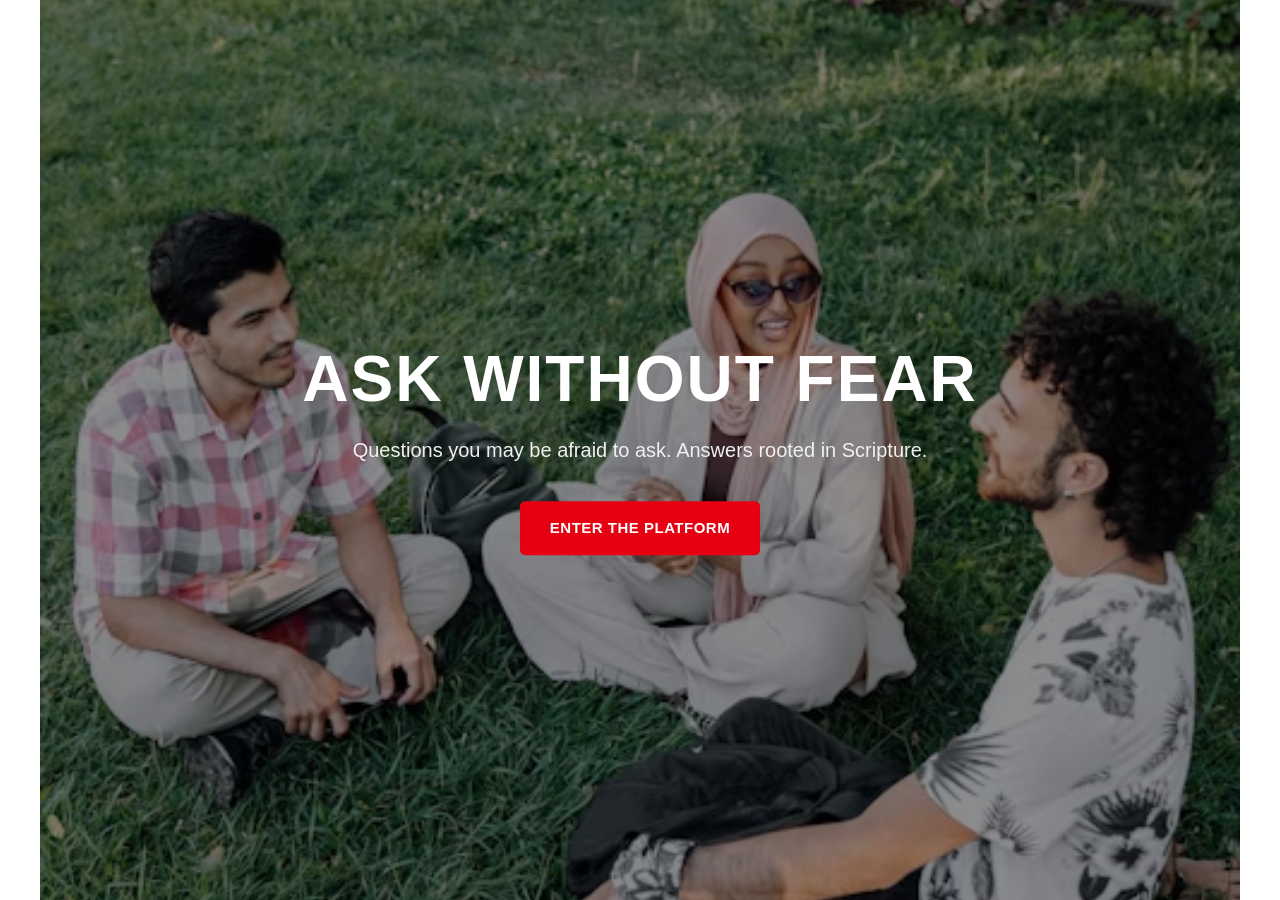
<file: index.html>
<!DOCTYPE html>
<html lang="en">
<head>
    <meta charset="UTF-8">

    <meta name="viewport" content="width=device-width, initial-scale=1.0">

    <title>Ask Without Fear</title>

    <link rel="stylesheet" href="css/style.css">
</head>

<body>

    <main class="welcome-screen">

        <!-- Image slideshow -->
       <div class="welcome-images">

    <img class="active" src="images/youth-1.jpg" alt="Young people talking together">

    <img src="images/youth-2.jpg" alt="Young people studying together">

    <img src="images/youth-3.jpg" alt="Young people smiling together">

</div>

        <!-- Dark layer over the images -->
        <div class="welcome-overlay"></div>


        <!-- Welcome content -->
        <div class="welcome-content">

            <h1>ASK WITHOUT FEAR</h1>

            <p>
                Questions you may be afraid to ask.
                Answers rooted in Scripture.
            </p>

            <a href="home.html" class="welcome-button">
                ENTER THE PLATFORM
            </a>

        </div>

    </main>

    <script src="js/script.js"></script>
    
</body>
</html>
</file>
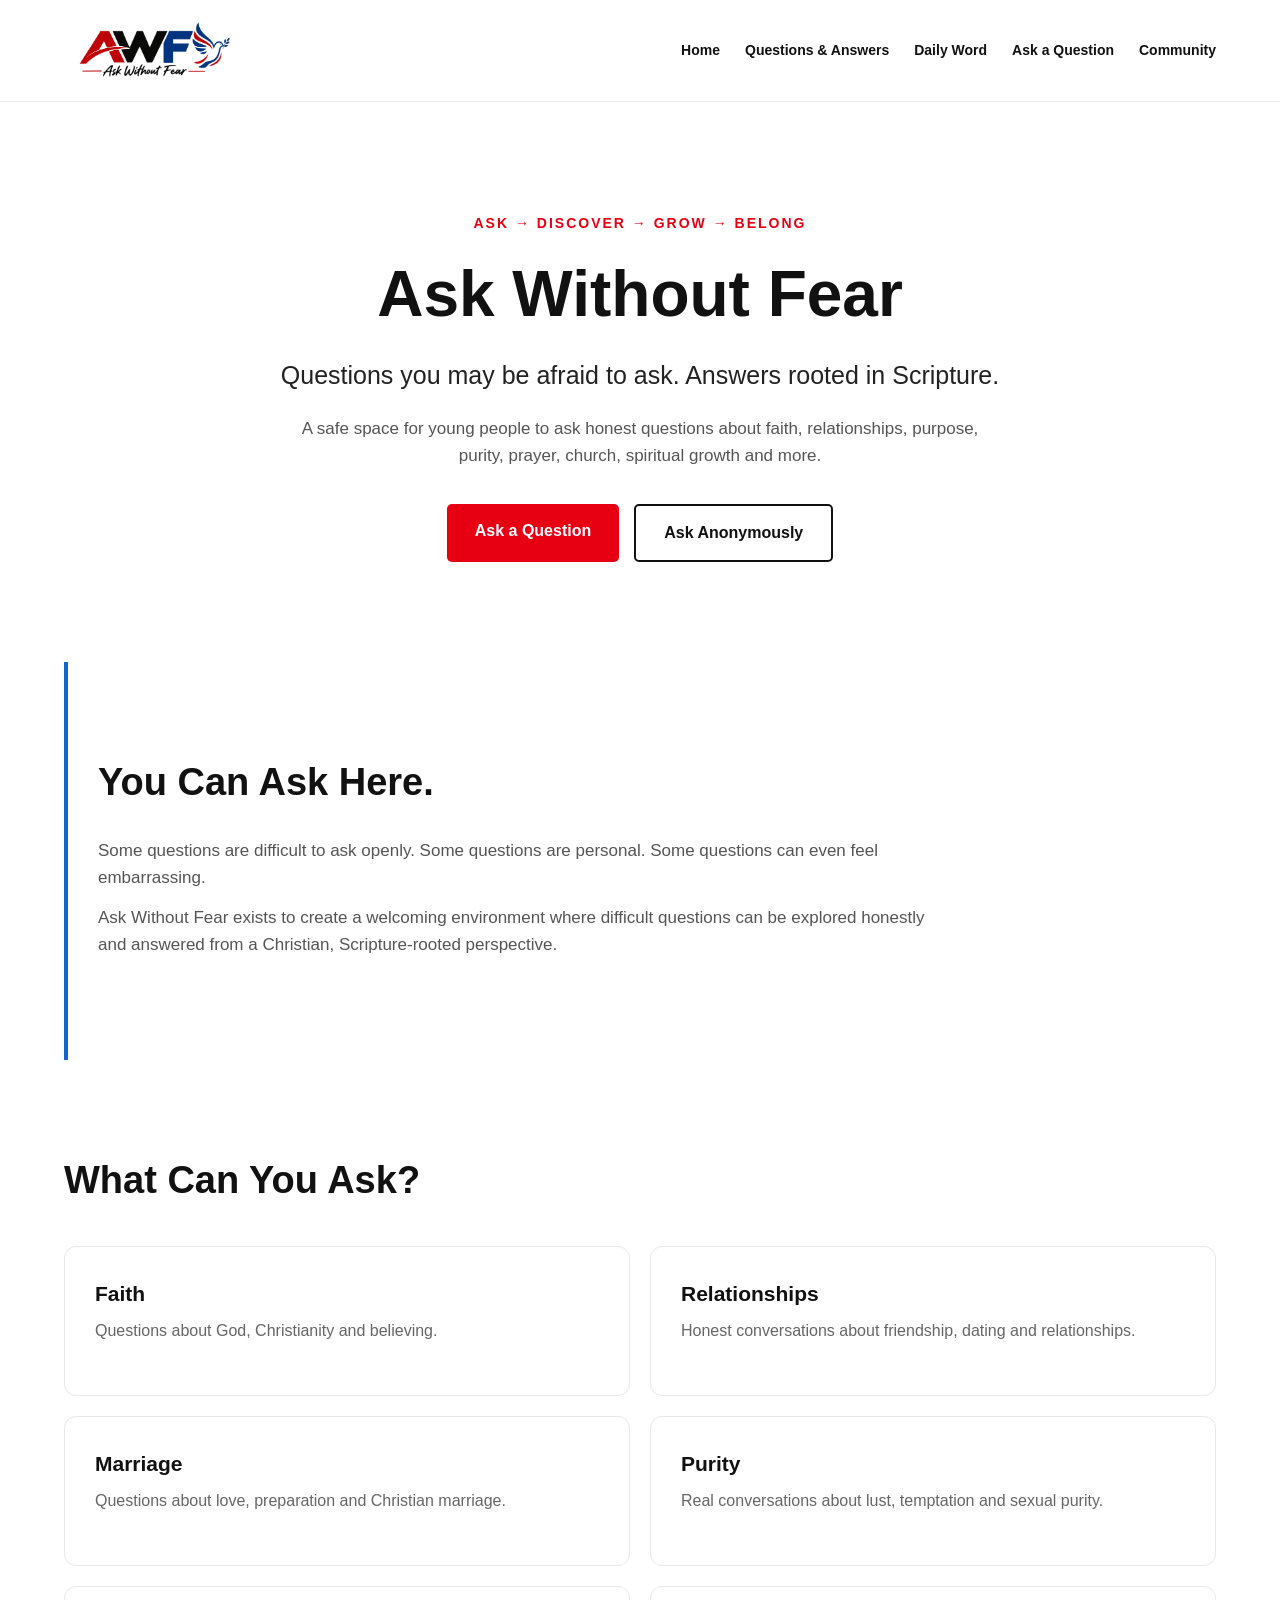
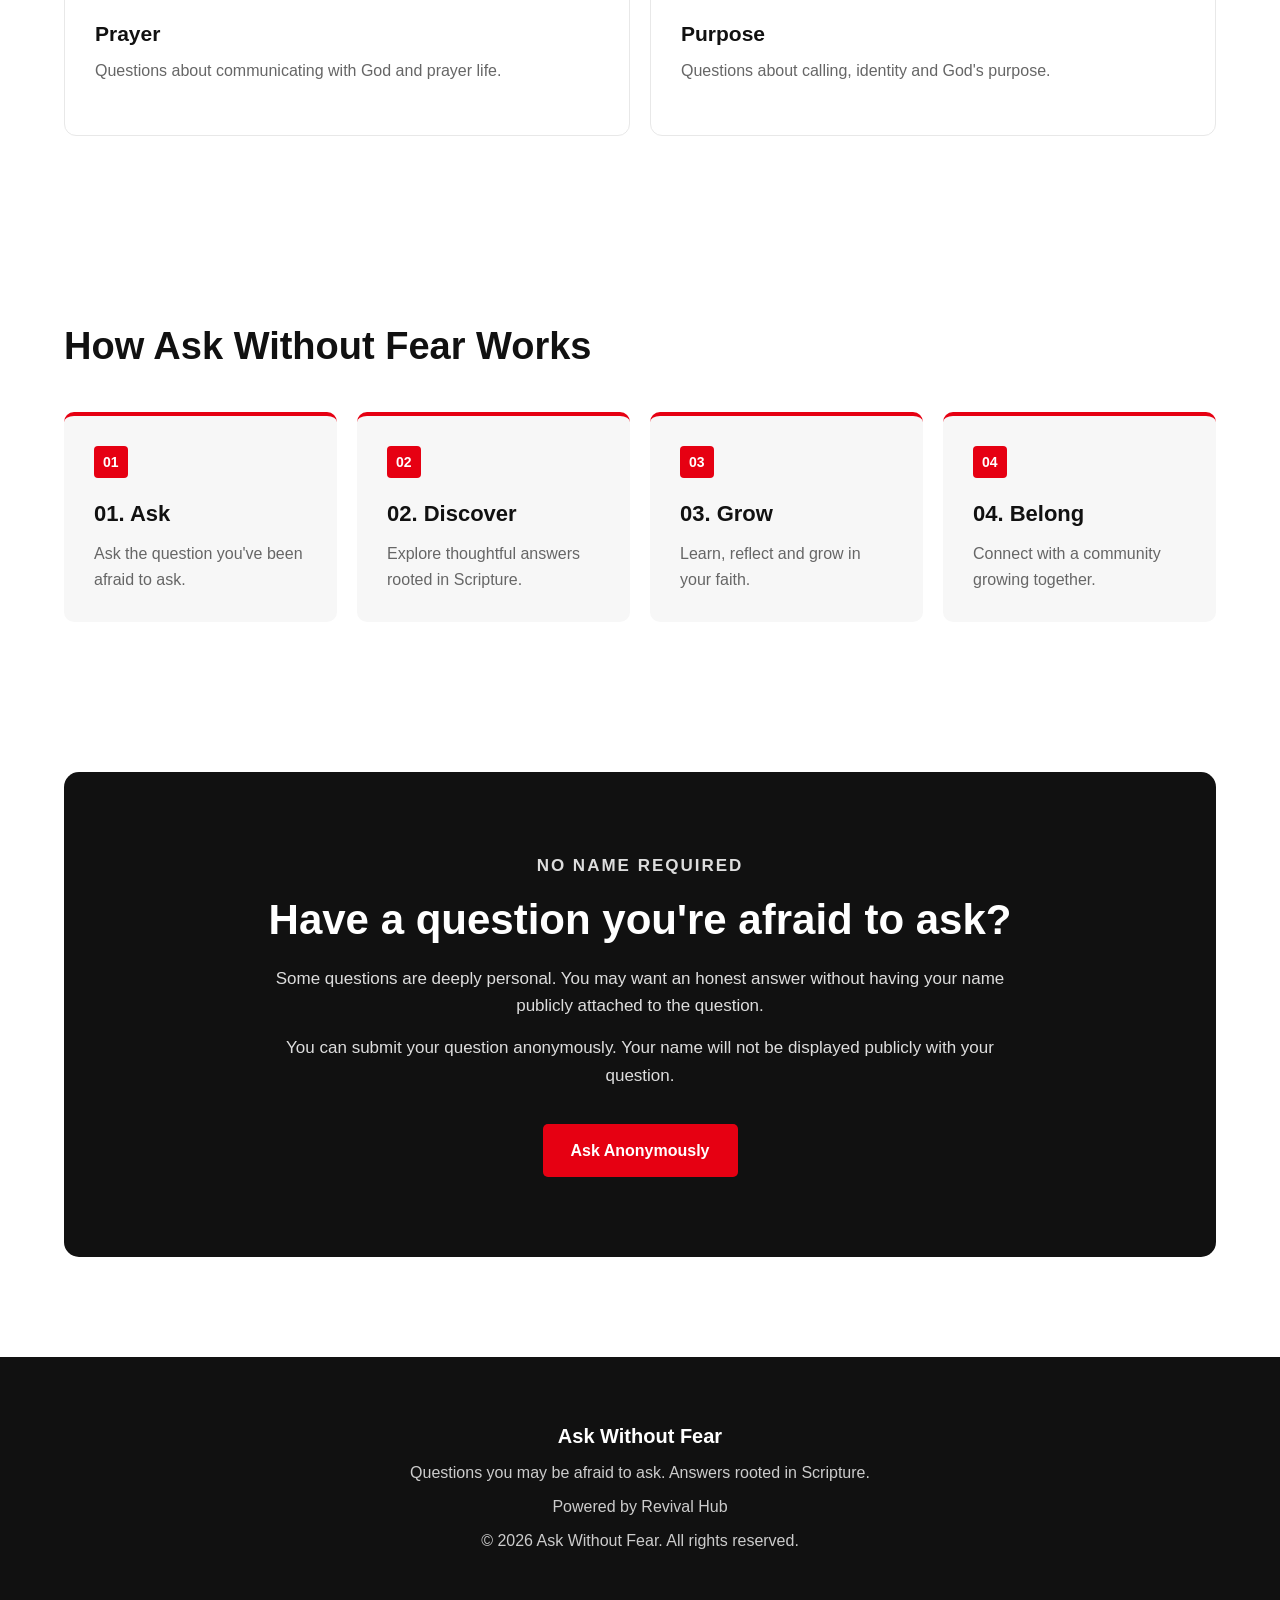
<file: home.html>
<!DOCTYPE html>
<html lang="en">
<head>
    <meta charset="UTF-8">
    <meta name="viewport" content="width=device-width, initial-scale=1.0">
  <title>Ask Without Fear</title>

    <meta
        name="description"
        content="Ask Without Fear is a Christian youth platform where honest questions meet Scripture-rooted answers."
    >

    <!-- CSS -->
    <link rel="stylesheet" href="css/style.css">
</head>

<body>

    <!-- Website Header -->
    <header class="site-header">

        <!-- Logo -->
        <a href="index.html">
            <img src="images/awf-logo.png" alt="Ask Without Fear logo">
        </a>

        <!-- Navigation -->
        <nav class="main-nav">
            <a href="home.html">Home</a>
            <a href="pages/questions.html">Questions & Answers</a>
            <a href="pages/daily-word.html">Daily Word</a>
            <a href="pages/ask-question.html">Ask a Question</a>
            <a href="pages/community.html">Community</a>
        </nav>

    </header>


    <!-- Main Content -->
    <main>

        <!-- Hero Section -->
       <section class="hero">

    <p class="hero-flow">ASK → DISCOVER → GROW → BELONG</p>

    <h1>Ask Without Fear</h1>

    <h2>
        Questions you may be afraid to ask.
        Answers rooted in Scripture.
    </h2>

    <p class="hero-description">
        A safe space for young people to ask honest questions
        about faith, relationships, purpose, purity, prayer,
        church, spiritual growth and more.
    </p>

    <div class="hero-buttons">

        <a href="pages/questions.html" class="btn btn-primary">
            Ask a Question
        </a>

        <a href="pages/ask-question.html" class="btn btn-secondary">
            Ask Anonymously
        </a>

    </div>

</section>


        <!-- Introduction Section -->
        <section class="intro-section">

            <h2>You Can Ask Here.</h2>

            <p>
                Some questions are difficult to ask openly.
                Some questions are personal.
                Some questions can even feel embarrassing.
            </p>

            <p>
                Ask Without Fear exists to create a welcoming
                environment where difficult questions can be explored
                honestly and answered from a Christian, Scripture-rooted perspective.
            </p>

        </section>


        <!-- Topics Section -->
        <section class="topics-section">

            <h2>What Can You Ask?</h2>

            <div class="topic-grid">

                <article class="topic-card">
                    <h3>Faith</h3>
                    <p>Questions about God, Christianity and believing.</p>
                </article>

                <article class="topic-card">
                    <h3>Relationships</h3>
                    <p>Honest conversations about friendship, dating and relationships.</p>
                </article>

                <article class="topic-card">
                    <h3>Marriage</h3>
                    <p>Questions about love, preparation and Christian marriage.</p>
                </article>

                <article class="topic-card">
                    <h3>Purity</h3>
                    <p>Real conversations about lust, temptation and sexual purity.</p>
                </article>

                <article class="topic-card">
                    <h3>Prayer</h3>
                    <p>Questions about communicating with God and prayer life.</p>
                </article>

                <article class="topic-card">
                    <h3>Purpose</h3>
                    <p>Questions about calling, identity and God's purpose.</p>
                </article>

            </div>

        </section>


        <!-- How It Works -->
     <section class="how-it-works">

            <h2>How Ask Without Fear Works</h2>

            <div class="steps-grid">

                <article class="step-card">
                     <span class="step-number">01</span>
                    <h3>01. Ask</h3>
                    <p>
                        Ask the question you've been afraid to ask.
                    </p>
                </article>

                <article class="step-card">
                    <span class="step-number">02</span>     
                    <h3>02. Discover</h3>
                    <p>
                        Explore thoughtful answers rooted in Scripture.
                    </p>
                </article>

                <article class="step-card">
                    <span class="step-number">03</span>
                    <h3>03. Grow</h3>
                    <p>
                        Learn, reflect and grow in your faith.
                    </p>
                </article>

                <article class="step-card">
                    <span class="step-number">04</span>
                    <h3>04. Belong</h3>
                    <p>
                        Connect with a community growing together.
                    </p>
                </article>

            </div>

        </section>

        <!-- Anonymous Questions Section -->
<section class="anonymous-section">

    <div class="anonymous-content">

        <p class="section-label">
            NO NAME REQUIRED
        </p>

        <h2>
            Have a question you're afraid to ask?
        </h2>

        <p>
            Some questions are deeply personal.
            You may want an honest answer without having
            your name publicly attached to the question.
        </p>

        <p>
            You can submit your question anonymously.
            Your name will not be displayed publicly with your question.
        </p>

        <a href="pages/ask-question.html" class="btn btn-anonymous">
            Ask Anonymously
        </a>

    </div>

</section>

    </main>


    <!-- Footer -->
    <footer class="site-footer">

        <p>
            Ask Without Fear
        </p>

        <p>
            Questions you may be afraid to ask.
            Answers rooted in Scripture.
        </p>

        <p>
            Powered by Revival Hub
        </p>

        <p>
            &copy; 2026 Ask Without Fear. All rights reserved.
        </p>

    </footer>

</body>

</html>
</file>
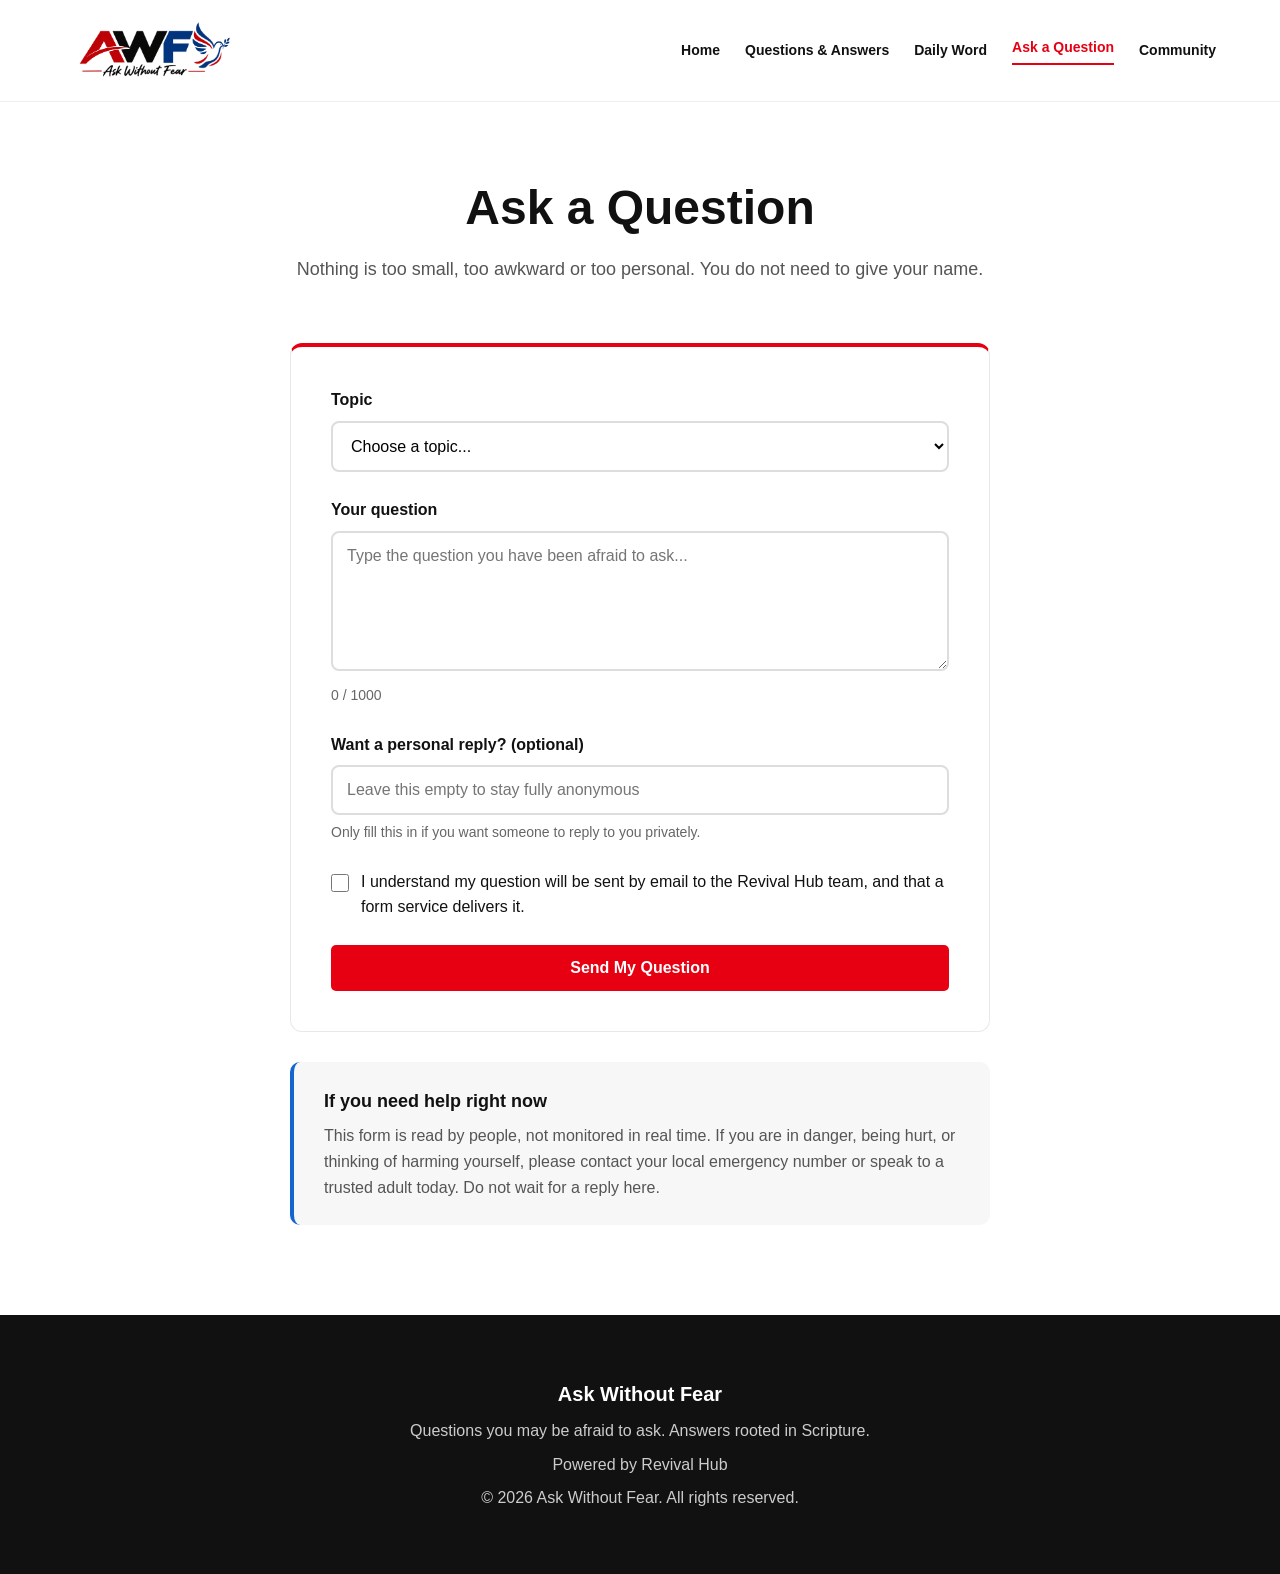
<file: pages/ask-question.html>
<!DOCTYPE html>
<html lang="en">
<head>
    <meta charset="UTF-8">
    <meta name="viewport" content="width=device-width, initial-scale=1.0">
    <title>Ask a Question | Ask Without Fear</title>

    <link rel="stylesheet" href="../css/style.css">
</head>

<body>

    <!-- Website Header -->
    <header class="site-header">

        <a href="../home.html">
            <img src="../images/awf-logo.png" alt="Ask Without Fear logo">
        </a>

        <nav class="main-nav">
            <a href="../home.html">Home</a>
            <a href="questions.html">Questions &amp; Answers</a>
            <a href="daily-word.html">Daily Word</a>
            <a href="ask-question.html" class="active">Ask a Question</a>
            <a href="community.html">Community</a>
        </nav>

    </header>


    <main>

        <!-- Page Introduction -->
        <section class="page-intro">
            <h1>Ask a Question</h1>
            <p>
                Nothing is too small, too awkward or too personal.
                You do not need to give your name.
            </p>
        </section>


        <!-- The Form -->
        <section class="ask-section">

            <form class="ask-form" id="ask-form"
                  action="https://api.web3forms.com/submit" method="POST">

                <!-- Hidden settings for the form service -->
                <input type="hidden" name="access_key" value="2558dcfa-369f-497b-81a1-b048f9293f24">
                <input type="hidden" name="subject" value="New question - Ask Without Fear">
                <input type="hidden" name="from_name" value="Ask Without Fear website">

                <!-- Spam trap: real people never see or tick this -->
                <input type="checkbox" name="botcheck" class="honeypot" tabindex="-1" autocomplete="off">

                <div class="form-group">
                    <label for="topic">Topic</label>
                    <select id="topic" name="topic" required>
                        <option value="">Choose a topic...</option>
                        <option value="Faith">Faith</option>
                        <option value="Relationships">Relationships</option>
                        <option value="Marriage">Marriage</option>
                        <option value="Purity">Purity</option>
                        <option value="Prayer">Prayer</option>
                        <option value="Purpose">Purpose</option>
                        <option value="Something else">Something else</option>
                    </select>
                </div>

                <div class="form-group">
                    <label for="question">Your question</label>
                    <textarea id="question" name="question" rows="6" maxlength="1000"
                              required
                              placeholder="Type the question you have been afraid to ask..."></textarea>
                   <p class="form-hint" id="char-count">0 / 1000</p> 
                </div>

                <div class="form-group">
                    <label for="email">Want a personal reply? (optional)</label>
                    <input type="email" id="email" name="email" autocomplete="off"
                           placeholder="Leave this empty to stay fully anonymous">
                    <p class="form-hint">
                        Only fill this in if you want someone to reply to you privately.
                    </p>
                </div>

                <div class="form-group consent">
                    <label class="check">
                        <input type="checkbox" id="consent" name="consent" value="Yes" required>
                        <span>
                            I understand my question will be sent by email to the
                            Revival Hub team, and that a form service delivers it.
                        </span>
                    </label>
                </div>

                <button type="submit" class="btn btn-primary form-submit">Send My Question</button>

                <div id="form-message" class="form-message" role="status" hidden></div>

            </form>

            <!-- Safety notice -->
            <aside class="safety-note">
                <h2>If you need help right now</h2>
                <p>
                    This form is read by people, not monitored in real time.
                    If you are in danger, being hurt, or thinking of harming
                    yourself, please contact your local emergency number or
                    speak to a trusted adult today. Do not wait for a reply here.
                </p>
            </aside>

        </section>

    </main>


    <!-- Footer -->
    <footer class="site-footer">

        <p>Ask Without Fear</p>

        <p>
            Questions you may be afraid to ask.
            Answers rooted in Scripture.
        </p>

        <p>Powered by Revival Hub</p>

        <p>&copy; 2026 Ask Without Fear. All rights reserved.</p>

    </footer>

    <script src="../js/ask-question.js"></script>
</body>
</html>
</file>
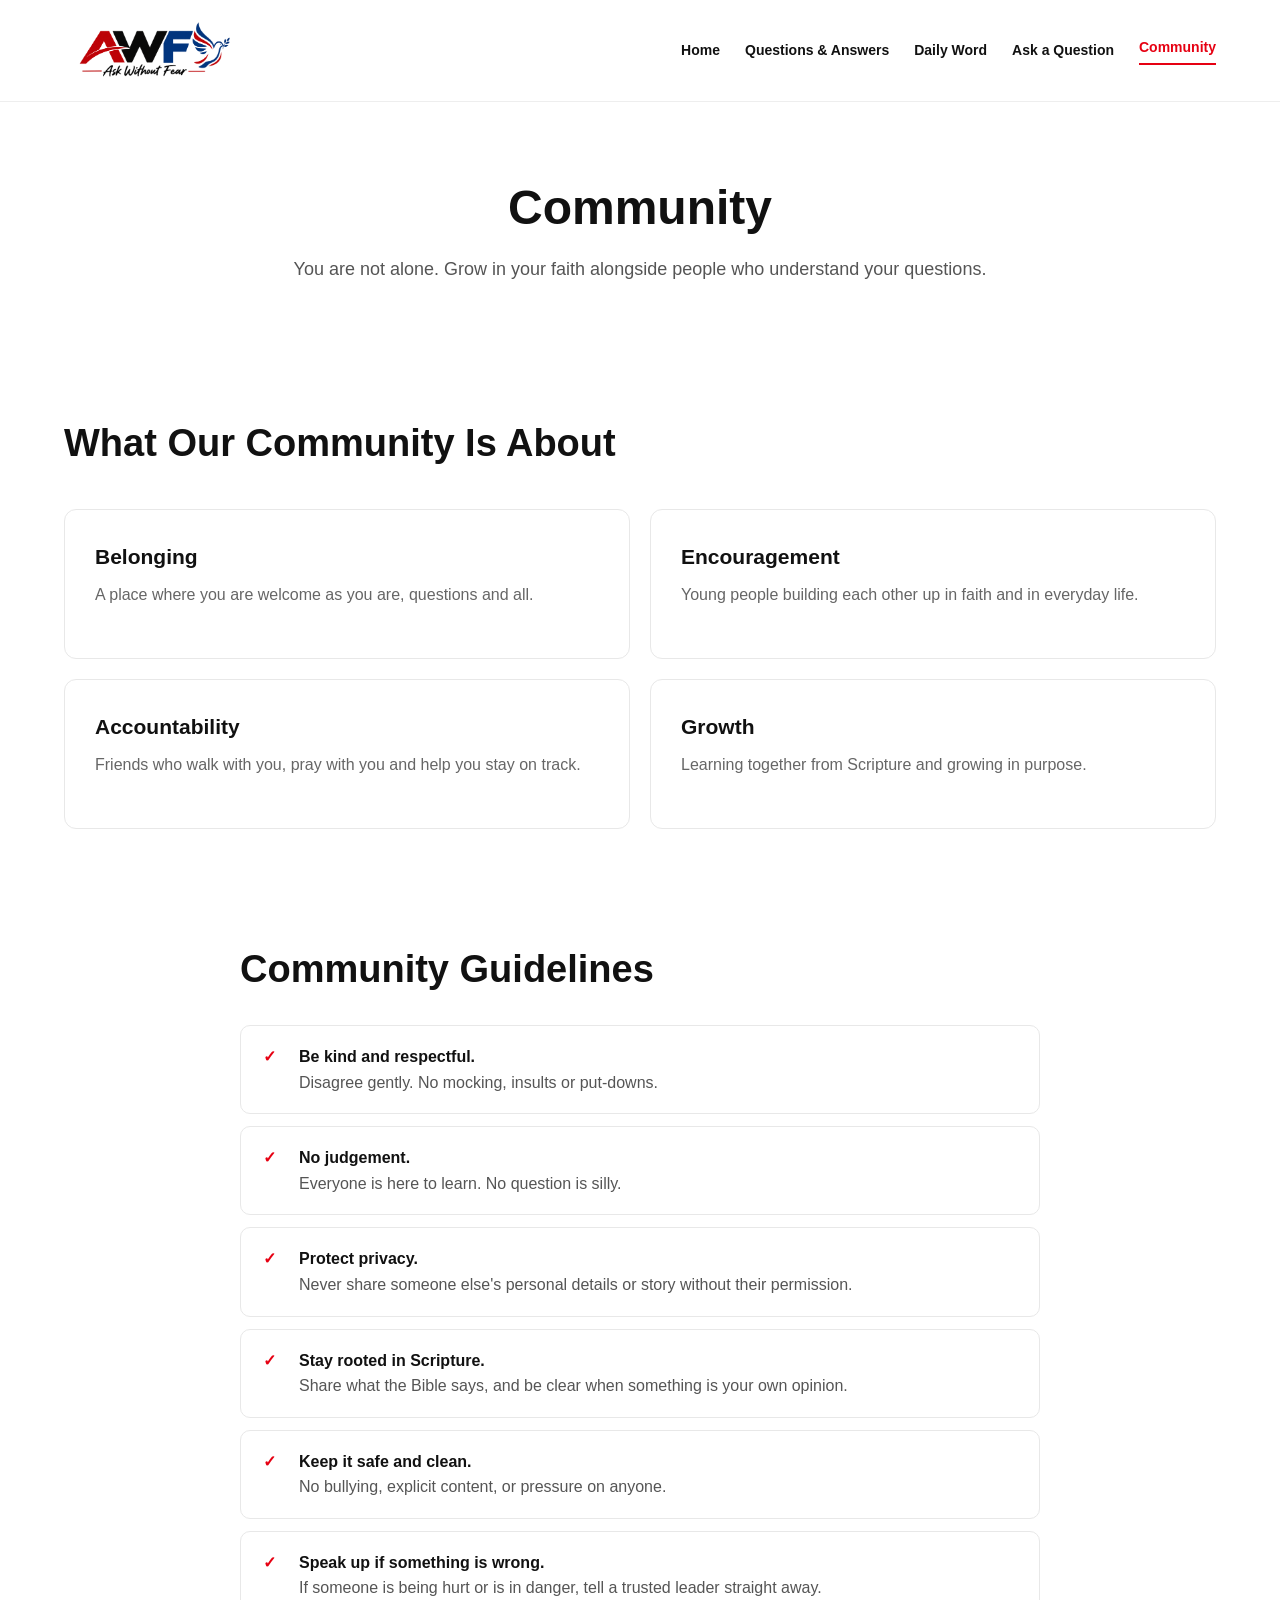
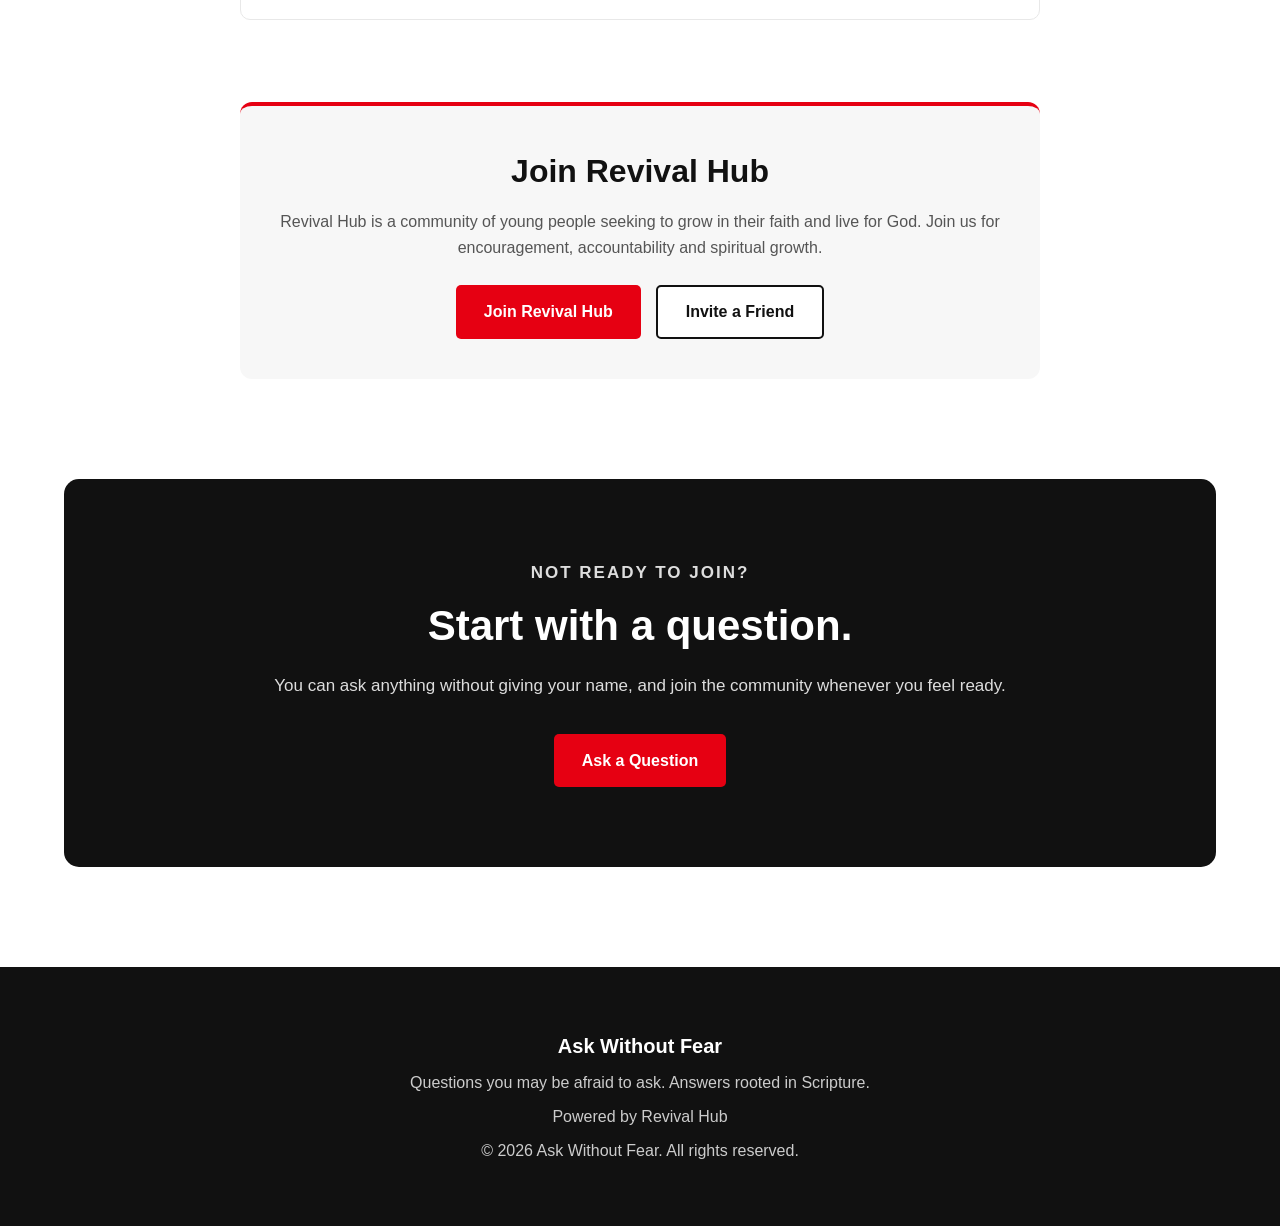
<file: pages/community.html>
<!DOCTYPE html>
<html lang="en">
<head>
    <meta charset="UTF-8">
    <meta name="viewport" content="width=device-width, initial-scale=1.0">
    <title>Community | Ask Without Fear</title>

    <link rel="stylesheet" href="../css/style.css">
</head>

<body>

    <!-- Website Header -->
    <header class="site-header">

        <a href="../home.html">
            <img src="../images/awf-logo.png" alt="Ask Without Fear logo">
        </a>

        <nav class="main-nav">
            <a href="../home.html">Home</a>
            <a href="questions.html">Questions &amp; Answers</a>
            <a href="daily-word.html">Daily Word</a>
            <a href="ask-question.html">Ask a Question</a>
            <a href="community.html" class="active">Community</a>
        </nav>

    </header>


    <main>

        <!-- Page Introduction -->
        <section class="page-intro">
            <h1>Community</h1>
            <p>
                You are not alone. Grow in your faith alongside people
                who understand your questions.
            </p>
        </section>


        <!-- What the community is about -->
        <section class="topics-section">

            <h2>What Our Community Is About</h2>

            <div class="topic-grid">

                <article class="topic-card">
                    <h3>Belonging</h3>
                    <p>A place where you are welcome as you are, questions and all.</p>
                </article>

                <article class="topic-card">
                    <h3>Encouragement</h3>
                    <p>Young people building each other up in faith and in everyday life.</p>
                </article>

                <article class="topic-card">
                    <h3>Accountability</h3>
                    <p>Friends who walk with you, pray with you and help you stay on track.</p>
                </article>

                <article class="topic-card">
                    <h3>Growth</h3>
                    <p>Learning together from Scripture and growing in purpose.</p>
                </article>

            </div>

        </section>


        <!-- Community guidelines -->
        <section class="guidelines-section">

            <h2>Community Guidelines</h2>

            <ul class="guideline-list">

                <li>
                    <strong>Be kind and respectful.</strong>
                    Disagree gently. No mocking, insults or put-downs.
                </li>

                <li>
                    <strong>No judgement.</strong>
                    Everyone is here to learn. No question is silly.
                </li>

                <li>
                    <strong>Protect privacy.</strong>
                    Never share someone else's personal details or story without their permission.
                </li>

                <li>
                    <strong>Stay rooted in Scripture.</strong>
                    Share what the Bible says, and be clear when something is your own opinion.
                </li>

                <li>
                    <strong>Keep it safe and clean.</strong>
                    No bullying, explicit content, or pressure on anyone.
                </li>

                <li>
                    <strong>Speak up if something is wrong.</strong>
                    If someone is being hurt or is in danger, tell a trusted leader straight away.
                </li>

            </ul>

        </section>


        <!-- Join Revival Hub -->
        <section class="join-section">

            <h2>Join Revival Hub</h2>

            <p>
                Revival Hub is a community of young people seeking to grow
                in their faith and live for God. Join us for encouragement,
                accountability and spiritual growth.
            </p>

            <div class="join-actions">

                <a href="https://chat.whatsapp.com/FJDSyY0NUvr9MmeB1jWEQE" class="btn btn-primary" target="_blank" rel="noopener">
                    Join Revival Hub
                </a>

                <button type="button" class="btn btn-secondary" id="copy-link">
                    Invite a Friend
                </button>

            </div>

            <p class="copy-message" id="copy-message" role="status" hidden></p>

        </section>


        <!-- Link back to asking -->
        <section class="anonymous-section">

            <div class="anonymous-content">

                <p class="section-label">NOT READY TO JOIN?</p>

                <h2>Start with a question.</h2>

                <p>
                    You can ask anything without giving your name,
                    and join the community whenever you feel ready.
                </p>

                <a href="ask-question.html" class="btn btn-anonymous">
                    Ask a Question
                </a>

            </div>

        </section>

    </main>


    <!-- Footer -->
    <footer class="site-footer">

        <p>Ask Without Fear</p>

        <p>
            Questions you may be afraid to ask.
            Answers rooted in Scripture.
        </p>

        <p>Powered by Revival Hub</p>

        <p>&copy; 2026 Ask Without Fear. All rights reserved.</p>

    </footer>

    <script src="../js/community.js"></script>

</body>
</html>
</file>
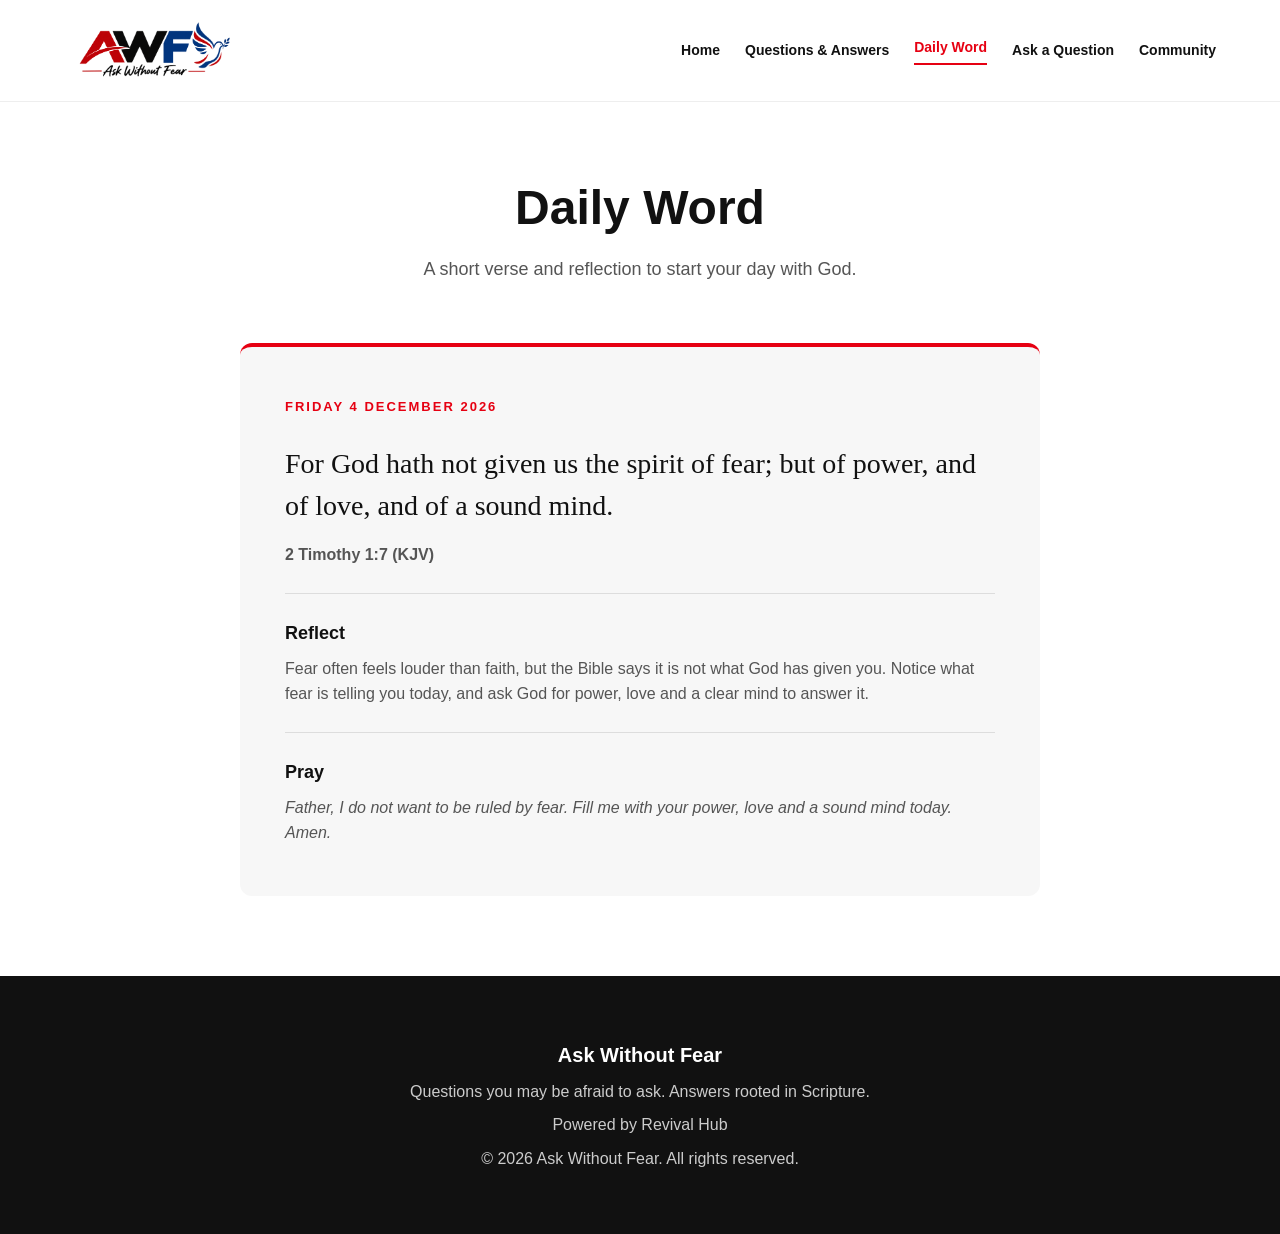
<file: pages/daily-word.html>
<!DOCTYPE html>
<html lang="en">
<head>
    <meta charset="UTF-8">
    <meta name="viewport" content="width=device-width, initial-scale=1.0">
    <title>Daily Word | Ask Without Fear</title>

    <link rel="stylesheet" href="../css/style.css">
</head>

<body>

    <!-- Website Header -->
    <header class="site-header">

        <a href="../home.html">
            <img src="../images/awf-logo.png" alt="Ask Without Fear logo">
        </a>

        <nav class="main-nav">
            <a href="../home.html">Home</a>
            <a href="questions.html">Questions &amp; Answers</a>
            <a href="daily-word.html" class="active">Daily Word</a>
            <a href="ask-question.html">Ask a Question</a>
            <a href="community.html">Community</a>
        </nav>

    </header>


    <main>

        <!-- Page Introduction -->
        <section class="page-intro">
            <h1>Daily Word</h1>
            <p>
                A short verse and reflection to start your day with God.
            </p>
        </section>


        <!-- Verse of the Day -->
        <section class="daily-section">

            <article class="verse-card">

                <p class="verse-date" id="verse-date">Today's Word</p>

                <blockquote class="verse-text" id="verse-text">
                    Have not I commanded thee? Be strong and of a good courage;
                    be not afraid, neither be thou dismayed: for the LORD thy God
                    is with thee whithersoever thou goest.
                </blockquote>

                <p class="verse-ref" id="verse-ref">Joshua 1:9 (KJV)</p>

                <div class="verse-reflection">
                    <h2>Reflect</h2>
                    <p id="verse-reflection">
                        Courage in the Bible is not the absence of fear. It is
                        choosing to keep going because God is with you. Think of
                        one thing you have been avoiding because of fear, and ask
                        what taking one small step might look like today.
                    </p>
                </div>

                <div class="verse-prayer">
                    <h2>Pray</h2>
                    <p id="verse-prayer">
                        Lord, thank you that I am not alone. Give me courage for
                        today, and help me to trust you in the things I am
                        afraid of. Amen.
                    </p>
                </div>

            </article>

        </section>

    </main>


    <!-- Footer -->
    <footer class="site-footer">

        <p>Ask Without Fear</p>

        <p>
            Questions you may be afraid to ask.
            Answers rooted in Scripture.
        </p>

        <p>Powered by Revival Hub</p>

        <p>&copy; 2026 Ask Without Fear. All rights reserved.</p>

    </footer>
    
    <script src="../js/daily-word.js"></script>

</body>
</html>
</file>
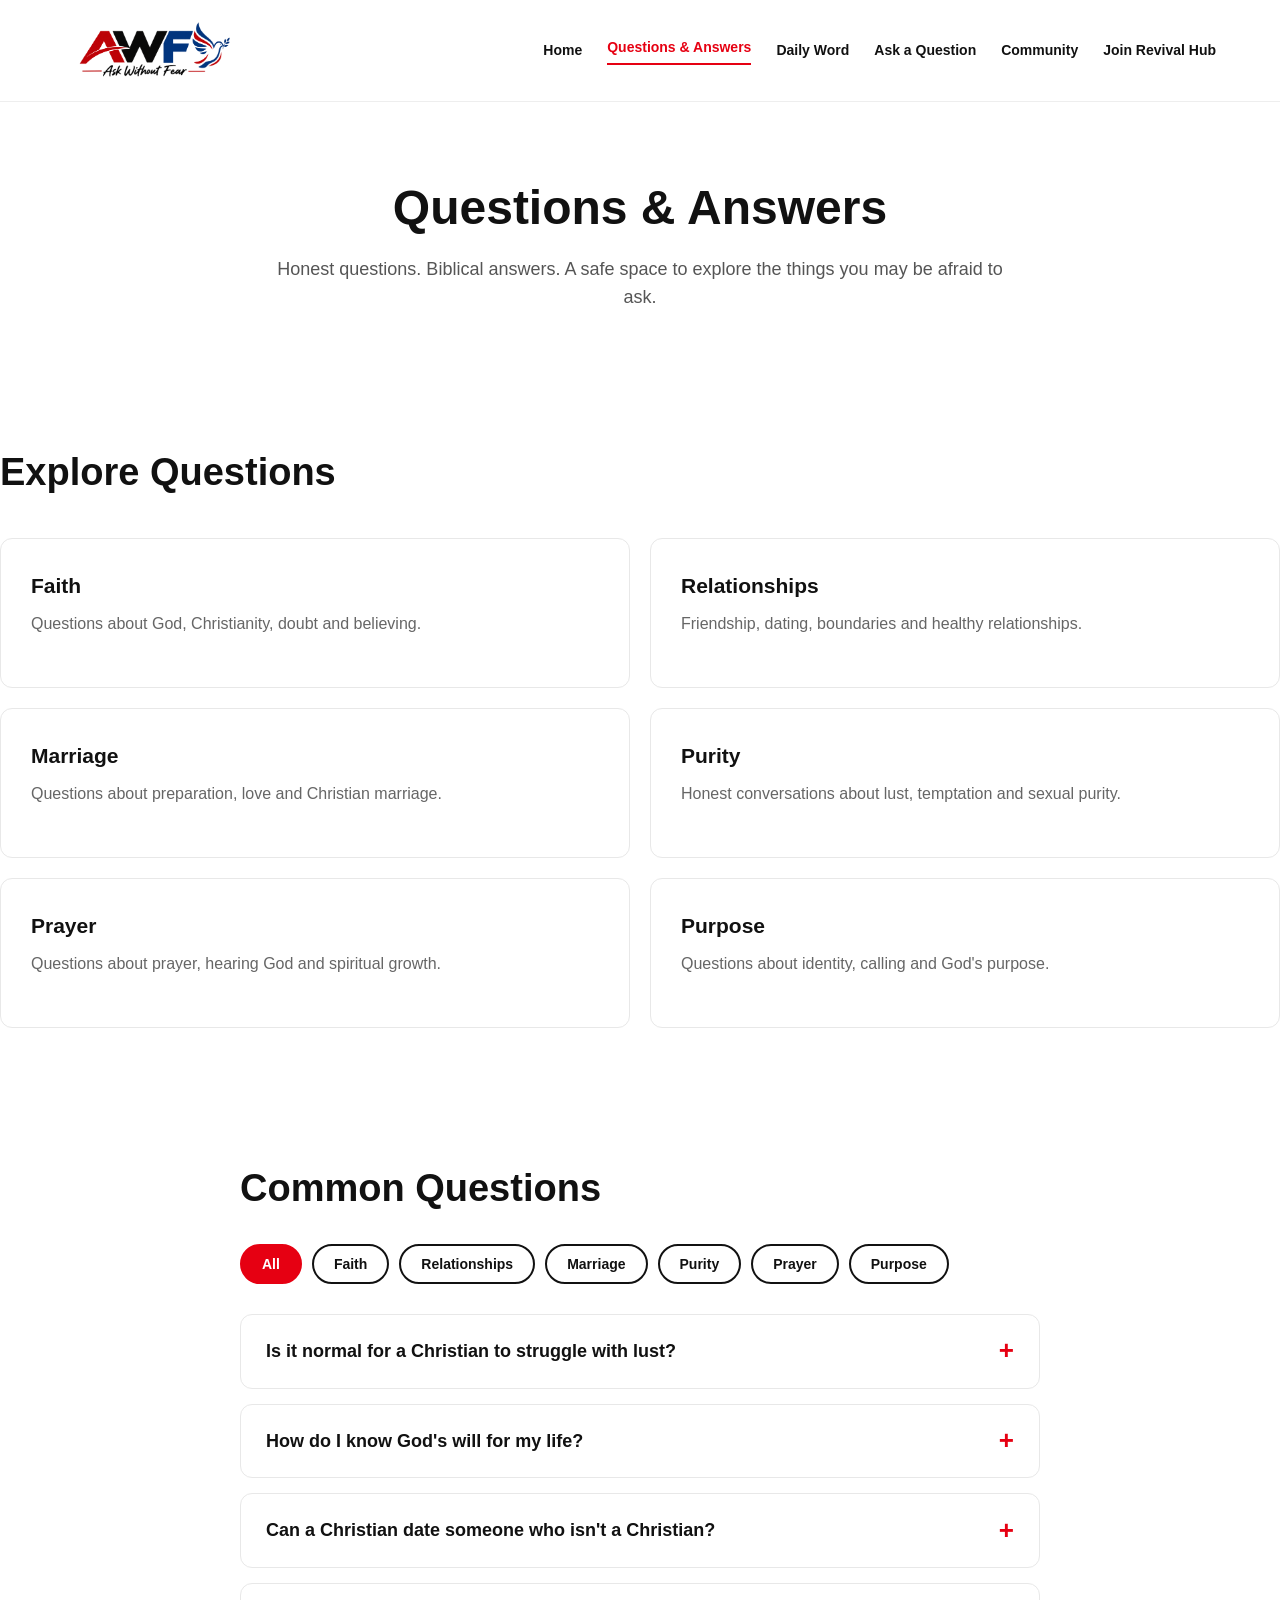
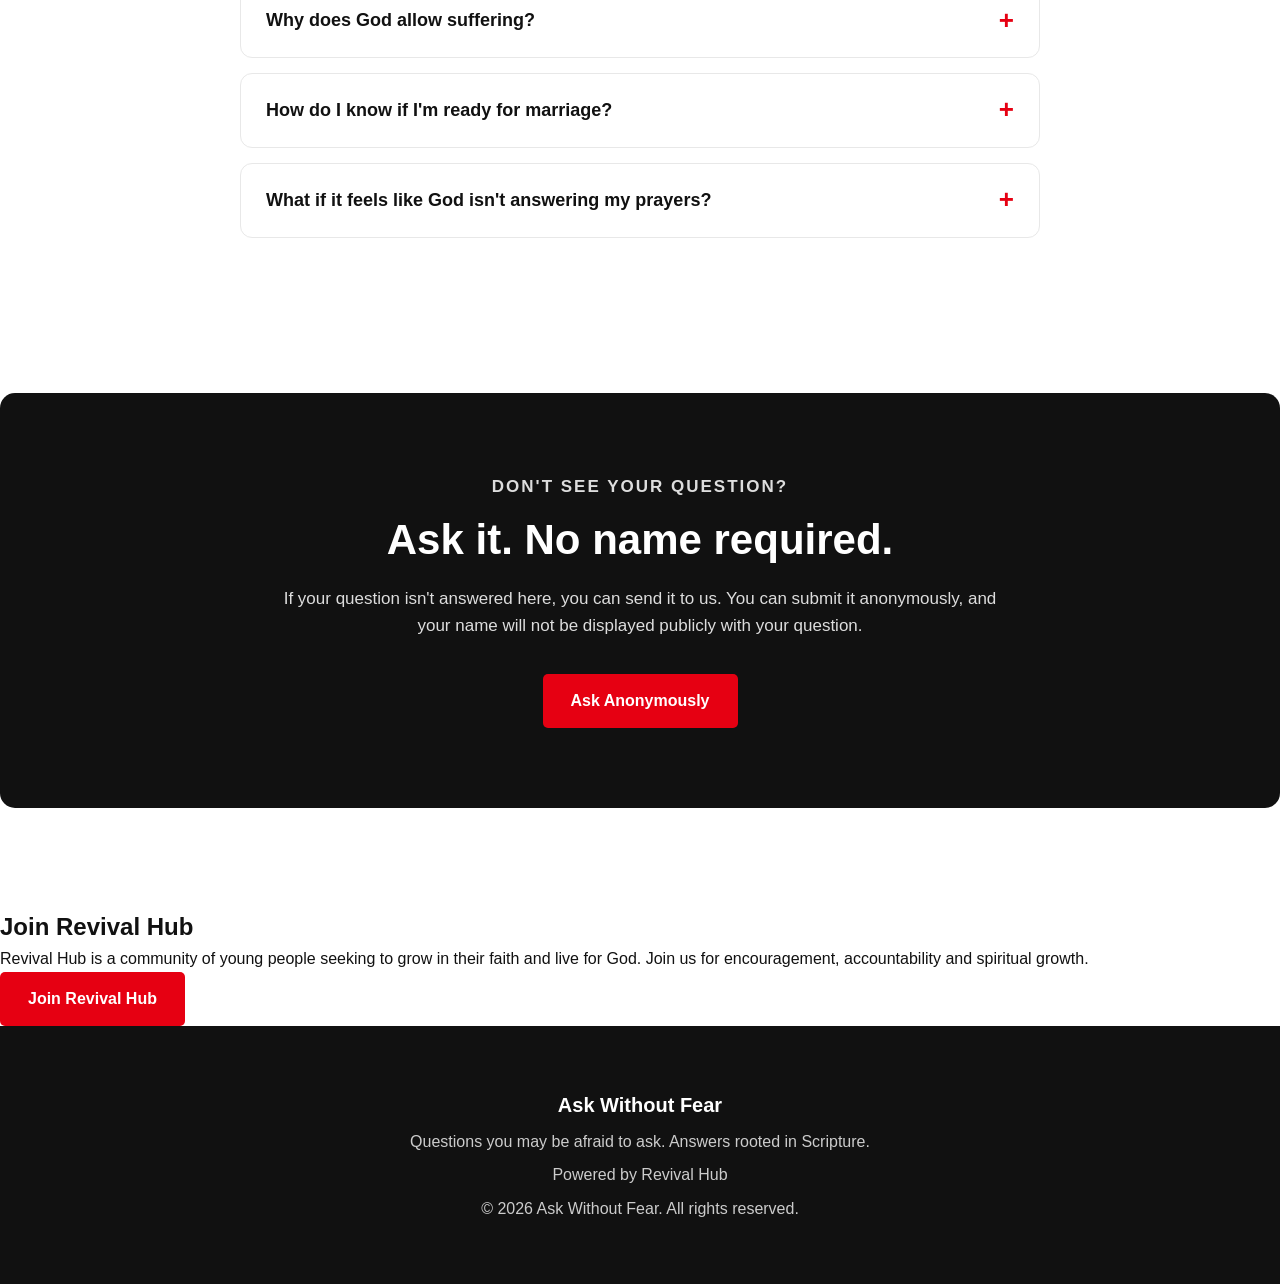
<file: pages/questions.html>
<!DOCTYPE html>
<html lang="en">
<head>
    <meta charset="UTF-8">
    <meta name="viewport" content="width=device-width, initial-scale=1.0">
    <title>Questions &amp; Answers | Ask Without Fear</title>

    <link rel="stylesheet" href="../css/style.css">
</head>

<body>

    <!-- Website Header -->
    <header class="site-header">

        <a href="../home.html">
            <img src="../images/awf-logo.png" alt="Ask Without Fear logo">
        </a>

        <nav class="main-nav">
            <a href="../home.html">Home</a>
            <a href="questions.html" class="active">Questions &amp; Answers</a>
            <a href="daily-word.html">Daily Word</a>
            <a href="ask-question.html">Ask a Question</a>
            <a href="community.html">Community</a>
            <a href="join-revival-hub.html">Join Revival Hub</a>
        </nav>

    </header>


    <main>

        <!-- Page Introduction -->
        <section class="page-intro">
            <h1>Questions &amp; Answers</h1>
            <p>
                Honest questions. Biblical answers.
                A safe space to explore the things you may be afraid to ask.
            </p>
        </section>

    </main>

    <section class="topics-section">

    <h2>Explore Questions</h2>

    <div class="topic-grid">

        <article class="topic-card">

            <h3>Faith</h3>

            <p>
                Questions about God, Christianity,
                doubt and believing.
            </p>

        </article>


        <article class="topic-card">

            <h3>Relationships</h3>

            <p>
                Friendship, dating, boundaries
                and healthy relationships.
            </p>

        </article>


        <article class="topic-card">

            <h3>Marriage</h3>

            <p>
                Questions about preparation,
                love and Christian marriage.
            </p>

        </article>


        <article class="topic-card">

            <h3>Purity</h3>

            <p>
                Honest conversations about lust,
                temptation and sexual purity.
            </p>

        </article>


        <article class="topic-card">

            <h3>Prayer</h3>

            <p>
                Questions about prayer,
                hearing God and spiritual growth.
            </p>

        </article>


        <article class="topic-card">

            <h3>Purpose</h3>

            <p>
                Questions about identity,
                calling and God's purpose.
            </p>

        </article>

    </div>

</section>

        <!-- Questions and Answers -->
        <section class="qa-section">

            <h2>Common Questions</h2>

                       <div class="filter-bar">
                <button type="button" class="filter-btn active" data-filter="all">All</button>
                <button type="button" class="filter-btn" data-filter="faith">Faith</button>
                <button type="button" class="filter-btn" data-filter="relationships">Relationships</button>
                <button type="button" class="filter-btn" data-filter="marriage">Marriage</button>
                <button type="button" class="filter-btn" data-filter="purity">Purity</button>
                <button type="button" class="filter-btn" data-filter="prayer">Prayer</button>
                <button type="button" class="filter-btn" data-filter="purpose">Purpose</button>
            </div> 

            <details class="qa-item" data-topic="purity">
                <summary>Is it normal for a Christian to struggle with lust?</summary>
                <div class="qa-answer">
                    <p>
                        Yes, struggling with temptation is something almost every believer
                        faces. Being tempted is not the same as sinning. The Bible says
                        Jesus himself was tempted in every way, yet did not sin, and that
                        we can come to him for mercy and help when we struggle.
                    </p>
                    <p>
                        The Bible also says that no temptation is unique to you, and that
                        God provides a way out. If you have fallen, confession brings
                        forgiveness, not condemnation. You are not too broken to ask for help.
                    </p>
                    <p class="scripture-ref">
                        Scripture: Hebrews 4:15-16, 1 Corinthians 10:13, 1 John 1:9
                    </p>
                </div>
            </details>

            <details class="qa-item" data-topic="purpose">
                <summary>How do I know God's will for my life?</summary>
                <div class="qa-answer">
                    <p>
                        God's will is not usually a secret code to crack. Scripture points
                        us to trust him, give our lives to him, and ask him for wisdom.
                        He promises to give wisdom generously to anyone who asks.
                    </p>
                    <p>
                        Start with what is already clear: loving God, loving people,
                        staying faithful in small things and seeking wise counsel from
                        mature believers. Direction often becomes clearer as we walk.
                    </p>
                    <p class="scripture-ref">
                        Scripture: Proverbs 3:5-6, Romans 12:1-2, James 1:5
                    </p>
                </div>
            </details>

            <details class="qa-item" data-topic="relationships">
                <summary>Can a Christian date someone who isn't a Christian?</summary>
                <div class="qa-answer">
                    <p>
                        The Bible does not speak about modern dating directly, so we look
                        at its wider principles. Scripture warns believers about being
                        closely bound to unbelievers in ways that pull them in different
                        directions, and marriage is the deepest example of that.
                    </p>
                    <p>
                        Ask honestly: can two people with different foundations walk
                        together toward the same goal? Pray about it, and talk with a
                        trusted mature Christian before making the decision.
                    </p>
                    <p class="scripture-ref">
                        Scripture: 2 Corinthians 6:14, Amos 3:3
                    </p>
                </div>
            </details>

            <details class="qa-item" data-topic="faith">
                <summary>Why does God allow suffering?</summary>
                <div class="qa-answer">
                    <p>
                        This is one of the hardest questions, and the Bible does not give
                        a simple answer to every part of it. What it does show is that God
                        is close to people who are hurting, and that Jesus wept with those
                        who grieved.
                    </p>
                    <p>
                        The book of Job shows that honest questions and even complaints
                        can be brought to God. Scripture promises that God is with us in
                        pain and that suffering will not have the last word.
                    </p>
                    <p class="scripture-ref">
                        Scripture: Psalm 34:18, John 11:35, John 16:33, Romans 8:28
                    </p>
                </div>
            </details>

                        <details class="qa-item" data-topic="marriage">
                <summary>How do I know if I'm ready for marriage?</summary>
                <div class="qa-answer">
                    <p>
                        Readiness is less about age or strong feelings and more about
                        character and commitment. The Bible describes marriage as two
                        people becoming one, and as a love that is willing to sacrifice
                        for the other person.
                    </p>
                    <p>
                        Ask honestly: Am I growing in my walk with God? Can I handle
                        conflict maturely? Am I responsible with money and time? Wise,
                        mature believers who know you well can help you see what you
                        might miss.
                    </p>
                    <p class="scripture-ref">
                        Scripture: Genesis 2:24, Ephesians 5:25, Proverbs 15:22
                    </p>
                </div>
            </details>

            <details class="qa-item" data-topic="prayer">
                <summary>What if it feels like God isn't answering my prayers?</summary>
                <div class="qa-answer">
                    <p>
                        Many people in the Bible felt this way. David asked God how long
                        he would feel forgotten. Silence does not mean God is absent or
                        angry, and honest prayer, including frustrated prayer, is welcome.
                    </p>
                    <p>
                        Scripture encourages us to keep asking and to bring everything to
                        God, trusting that he hears us even when the answer is not what,
                        or when, we expected.
                    </p>
                    <p class="scripture-ref">
                        Scripture: Psalm 13:1-2, Matthew 7:7-8, Philippians 4:6-7
                    </p>
                </div>
            </details>

        </section>

        <!-- Anonymous Questions Section -->
        <section class="anonymous-section">

            <div class="anonymous-content">

                <p class="section-label">
                    DON'T SEE YOUR QUESTION?
                </p>

                <h2>
                    Ask it. No name required.
                </h2>

                <p>
                    If your question isn't answered here, you can send it to us.
                    You can submit it anonymously, and your name will not be
                    displayed publicly with your question.
                </p>

                <a href="ask-question.html" class="btn btn-anonymous">
                    Ask Anonymously
                </a>

            </div>

        </section>

          <section class="join-revival-hub">

        <h2>Join Revival Hub</h2>

        <p>
            Revival Hub is a community of young people
            seeking to grow in their faith and live for God.
            Join us for encouragement, accountability and
            spiritual growth.
        </p>

        <a href="https://chat.whatsapp.com/FJDSyY0NUvr9MmeB1jWEQE" class="btn btn-primary">Join Revival Hub</a>
        </a>

    </section>


    </main>

</main>

    <!-- Footer -->
    <footer class="site-footer">

        <p>Ask Without Fear</p>

        <p>
            Questions you may be afraid to ask.
            Answers rooted in Scripture.
        </p>

        <p>Powered by Revival Hub</p>

        <p>&copy; 2026 Ask Without Fear. All rights reserved.</p>

    </footer>

    <script src="../js/questions.js"></script>

</body>
</html>
</file>
<file: css/style.css>
/* =========================================
   ASK WITHOUT FEAR
   Main Website Styles
   ========================================= */


/* =========================================
   1. BASIC RESET
   ========================================= */

* {
    margin: 0;
    padding: 0;
    box-sizing: border-box;
}


/* =========================================
   2. GENERAL PAGE STYLES
   ========================================= */

body {
    font-family: Arial, sans-serif;
    background-color: #ffffff;
    color: #111111;
    line-height: 1.6;
}

main {
    width: 90%;
    max-width: 1200px;
    margin: 0 auto;
}

a {
    text-decoration: none;
}


/* =========================================
   3. HEADER
   ========================================= */

.site-header {
    display: flex;
    align-items: center;
    justify-content: space-between;

    padding: 18px 5%;

    background-color: #ffffff;

    border-bottom: 1px solid #eeeeee;

    position: sticky;
    top: 0;

    z-index: 1000;
}


/* Logo */

.site-header img {
    width: 170px;
    height: auto;
    display: block;
}


/* Navigation */

.main-nav {
    display: flex;
    align-items: center;
    gap: 25px;
}

.main-nav a {
    color: #111111;
    font-size: 14px;
    font-weight: 600;

    transition: color 0.3s ease;
}

.main-nav a:hover {
    color: #e60012;
}


/* =========================================
   4. HERO SECTION
   ========================================= */

.hero {
    text-align: center;

    padding: 110px 20px 100px;

    max-width: 950px;

    margin: 0 auto;
}


/* ASK → DISCOVER → GROW → BELONG */

.hero-flow {
    color: #e60012;

    font-size: 14px;

    font-weight: 700;

    letter-spacing: 2px;

    margin-bottom: 25px;
}


/* Main heading */

.hero h1 {
    font-size: 64px;

    line-height: 1.1;

    margin-bottom: 25px;

    color: #111111;
}


/* Hero subtitle */

.hero h2 {
    font-size: 25px;

    font-weight: 500;

    max-width: 800px;

    margin: 0 auto 20px;
}


/* Hero description */

.hero-description {
    max-width: 700px;

    margin: 0 auto;

    color: #555555;

    font-size: 17px;
}


/* =========================================
   5. BUTTONS
   ========================================= */

.hero-buttons {
    display: flex;

    justify-content: center;

    gap: 15px;

    margin-top: 35px;
}


.btn {
    display: inline-block;

    padding: 14px 28px;

    border-radius: 5px;

    font-weight: 700;

    transition: 0.3s ease;
}


/* Red button */

.btn-primary {
    background-color: #e60012;

    color: #ffffff;
}

.btn-primary:hover {
    background-color: #b8000e;
}


/* White button */

.btn-secondary {
    background-color: #ffffff;

    color: #111111;

    border: 2px solid #111111;
}

.btn-secondary:hover {
    background-color: #111111;

    color: #ffffff;
}


/* =========================================
   6. GENERAL SECTION STYLING
   ========================================= */

.intro-section,
.topics-section,
.how-it-works {
    padding: 90px 0;
}


/* Section headings */

.intro-section h2,
.topics-section h2,
.how-it-works h2 {
    font-size: 38px;

    margin-bottom: 25px;
}


/* Introduction text */

.intro-section p {
    max-width: 850px;

    color: #555555;

    margin-bottom: 12px;

    font-size: 17px;
}


/* =========================================
   7. TOPIC GRID
   ========================================= */

.topic-grid {
    display: grid;

    grid-template-columns: repeat(2, minmax(0, 1fr));

    gap: 20px;

    margin-top: 35px;
}


/* Topic cards */

.topic-card {
    padding: 30px;

    border: 1px solid #e8e8e8;

    border-radius: 12px;

    background-color: #ffffff;
 
    min-height: 150px;

    transition: transform 0.3s ease, box-shadow 0.3s ease, border-color 0.3s ease;  
}


/* Card hover */

.topic-card:hover {
    transform: translateY(-5px);

    border-color: #e60012;

    box-shadow: 0 12px 30px rgba(0, 0, 0, 0.08);
}


.topic-card h3 {
    font-size: 21px;

    margin-bottom: 8px;
}

.topic-card p {
    color: #666666;
}


/* =========================================
   8. HOW IT WORKS
   ========================================= */

.steps-grid {
    display: grid;

    grid-template-columns: repeat(4, 1fr);

    gap: 20px;

    margin-top: 35px;
}


.step-card {
    padding: 30px;

    background-color: #f7f7f7;

    border-radius: 10px;

    border-top: 4px solid #e60012;
}


.step-number {
    display: inline-block;

    color: #ffffff;

    background-color: #e60012;

    font-size: 14px;

    font-weight: 700;

    padding: 5px 9px;

    border-radius: 4px;

    margin-bottom: 18px;
}


.step-card h3 {
    font-size: 22px;

    margin-bottom: 10px;
}


.step-card p {
    color: #666666;
}


/* =========================================
   9. ANONYMOUS QUESTION SECTION
   ========================================= */

.anonymous-section {
    margin: 60px 0 100px;

    padding: 80px 50px;

    background-color: #111111;

    color: #ffffff;

    border-radius: 15px;

    text-align: center;
}


.anonymous-content {
    max-width: 750px;

    margin: 0 auto;
}


.section-label {
    color: #e60012;

    font-size: 13px;

    font-weight: 700;

    letter-spacing: 2px;

    margin-bottom: 15px;
}


.anonymous-section h2 {
    font-size: 42px;

    line-height: 1.2;

    margin-bottom: 20px;
}


.anonymous-section p {
    color: #dddddd;

    margin-bottom: 15px;

    font-size: 17px;
}


/* Anonymous button */

.btn-anonymous {
    margin-top: 20px;

    background-color: #e60012;

    color: #ffffff;
}

.btn-anonymous:hover {
    background-color: #ffffff;

    color: #111111;
}


/* =========================================
   10. FOOTER
   ========================================= */

.site-footer {
    background-color: #111111;

    color: #ffffff;

    text-align: center;

    padding: 55px 20px;
}


.site-footer p {
    margin: 8px 0;

    color: #cccccc;
}


.site-footer p:first-child {
    color: #ffffff;

    font-size: 20px;

    font-weight: 700;
}


/* =========================================
   11. MOBILE RESPONSIVENESS
   ========================================= */

@media (max-width: 800px) {

    .site-header {
        flex-direction: column;

        gap: 20px;
    }


    .main-nav {
        flex-wrap: wrap;

        justify-content: center;

        gap: 15px;
    }


    .hero {
        padding: 80px 15px;
    }


    .hero h1 {
        font-size: 45px;
    }


    .hero h2 {
        font-size: 21px;
    }


    .topic-grid {
        grid-template-columns: 1fr;
    }

    .steps-grid {
        grid-template-columns: 1fr 1fr;
    }


    .anonymous-section {
        padding: 60px 25px;
    }


    .anonymous-section h2 {
        font-size: 32px;
    }

}


/* =========================================
   12. SMALL PHONES
   ========================================= */

@media (max-width: 500px) {

    .site-header img {
        width: 145px;
    }


    .main-nav a {
        font-size: 13px;
    }


    .hero h1 {
        font-size: 38px;
    }


    .hero-buttons {
        flex-direction: column;
    }


    .hero-buttons .btn {
        width: 100%;
    }


    .steps-grid {
        grid-template-columns: 1fr;
    }


    .intro-section,
    .topics-section,
    .how-it-works {
        padding: 60px 0;
    }


    .anonymous-section {
        margin-bottom: 60px;
    }
}


.hero-flow {
    color: #e60012;
}

.hero h1 {
    color: #111111;
}

.hero h2 {
    color: #222222;
}

.intro-section {
    border-left: 4px solid #1464d2;
    padding-left: 30px;
}

/* =========================================
   WELCOME / OPENING SCREEN
   ========================================= */

.welcome-screen {
    position: relative;
    width: 100%;
    height: 100vh;
    overflow: hidden;
    background-color: #111111;
}


/* Image container */

.welcome-images {
    position: absolute;
    top: 0;
    left: 0;
    width: 100%;
    height: 100%;
}


/* All welcome images */

.welcome-images img {
    position: absolute;
    top: 0;
    left: 0;

    width: 100%;
    height: 100%;

    object-fit: cover;

    opacity: 0;

    transform: scale(1.05);

    filter: blur(6px);

    transition:
        opacity 1.5s ease-in-out,
        transform 6s ease-in-out,
        filter 1.5s ease-in-out;
}

/* The first image is visible initially */
.welcome-images img.active {
    opacity: 1;
    transform: scale(1);
    filter: blur(0px);
    z-index: 1;
}

.welcome-screen {
    position: relative;

    width: 100%;
    height: 100vh;

    overflow: hidden;

    background-color: #000;
}

/* Dark layer over the photographs */

.welcome-overlay {
    position: absolute;
    top: 0;
    left: 0;

    width: 100%;
    height: 100%;

    background: rgba(0, 0, 0, 0.45);

    z-index: 2;
}


/* Text and button */

.welcome-content {
    position: absolute;

    top: 50%;
    left: 50%;

    transform: translate(-50%, -50%);

    width: 90%;
    max-width: 800px;

    text-align: center;

    color: #ffffff;

    z-index: 3;
}

.welcome-content h1 {
    margin: 0 0 20px;

    font-size: 64px;

    line-height: 1.1;

    letter-spacing: 2px;

    font-weight: 800;
}

.welcome-content p {
    max-width: 650px;

    margin: 0 auto 35px;

    font-size: 20px;

    line-height: 1.6;

    color: #f0f0f0;
}

/* Enter button */

.welcome-button {
    display: inline-block;

    padding: 15px 30px;

    background-color: #e60012;

    color: #ffffff;

    text-decoration: none;

    border-radius: 5px;

    font-size: 15px;

    font-weight: 700;

    letter-spacing: 0.5px;

    transition:
        background-color 0.3s ease,
        color 0.3s ease,
        transform 0.3s ease;
}

.welcome-button:hover {
    background-color: #ffffff;
    color: #111111;

    transform: translateY(-3px);
}


/* Mobile welcome screen */

@media (max-width: 600px) {

    .welcome-content h1 {
        font-size: 42px;
    }

    .welcome-content p {
        font-size: 17px;
    }

    .welcome-button {
        padding: 14px 24px;
        font-size: 14px;
    }}

    /* =========================================
   QUESTIONS PAGE
   ========================================= */

/* Highlights the link for the page you are on */
.main-nav a.active {
    color: #e60012;
    border-bottom: 2px solid #e60012;
    padding-bottom: 4px;
}


/* Page introduction */
.page-intro {
    max-width: 800px;
    margin: 0 auto;
    padding: 80px 20px 40px;
    text-align: center;
}

.page-intro h1 {
    font-size: 48px;
    line-height: 1.1;
    margin-bottom: 20px;
}

.page-intro p {
    color: #555555;
    font-size: 18px;
}


/* Smaller screens */
@media (max-width: 500px) {

    .page-intro {
        padding: 60px 15px 30px;
    }

    .page-intro h1 {
        font-size: 36px;
    }

}

/* =========================================
   QUESTION & ANSWER ITEMS
   ========================================= */

.qa-section {
    max-width: 800px;
    margin: 0 auto;
    padding: 40px 0 80px;
}

.qa-section h2 {
    font-size: 38px;
    margin-bottom: 25px;
}

.qa-item {
    border: 1px solid #e8e8e8;
    border-radius: 12px;
    margin-bottom: 15px;
    background-color: #ffffff;
    transition: border-color 0.3s ease, box-shadow 0.3s ease;
}

.qa-item:hover {
    border-color: #e60012;
}

.qa-item[open] {
    border-color: #e60012;
    box-shadow: 0 12px 30px rgba(0, 0, 0, 0.08);
}

.qa-item summary {
    padding: 22px 60px 22px 25px;
    font-size: 18px;
    font-weight: 700;
    cursor: pointer;
    list-style: none;
    position: relative;
}

/* Hides the default triangle in Safari */
.qa-item summary::-webkit-details-marker {
    display: none;
}

/* Our own + sign */
.qa-item summary::after {
    content: "+";
    position: absolute;
    right: 25px;
    top: 50%;
    transform: translateY(-50%);
    color: #e60012;
    font-size: 26px;
}

/* Changes to a minus when open */
.qa-item[open] summary::after {
    content: "−";
}

.qa-answer {
    padding: 0 25px 25px;
}

.qa-answer p {
    color: #555555;
    margin-bottom: 12px;
}

.qa-answer .scripture-ref {
    color: #e60012;
    font-weight: 700;
    font-size: 14px;
    margin-top: 18px;
}

/* =========================================
   FILTER BUTTONS
   ========================================= */

.filter-bar {
    display: flex;
    flex-wrap: wrap;
    gap: 10px;
    margin-bottom: 30px;
}

.filter-btn {
    padding: 10px 20px;
    border: 2px solid #111111;
    border-radius: 30px;
    background-color: #ffffff;
    color: #111111;
    font-family: inherit;
    font-size: 14px;
    font-weight: 700;
    cursor: pointer;
    transition: background-color 0.3s ease, color 0.3s ease, border-color 0.3s ease;
}

.filter-btn:hover {
    border-color: #e60012;
    color: #e60012;
}

.filter-btn.active {
    background-color: #e60012;
    border-color: #e60012;
    color: #ffffff;
}

/* Used by JavaScript to hide questions */
.hidden {
    display: none;
}

/* =========================================
   JOIN REVIVAL HUB SECTION
   ========================================= */

.join-section {
    max-width: 800px;
    margin: 0 auto 100px;
    padding: 40px;
    background-color: #f7f7f7;
    border-radius: 12px;
    border-top: 4px solid #e60012;
    text-align: center;
}

.join-section h2 {
    font-size: 32px;
    margin-bottom: 12px;
}

.join-section p {
    color: #555555;
    margin-bottom: 25px;
}

/* =========================================
   DAILY WORD PAGE
   ========================================= */

.daily-section {
    max-width: 800px;
    margin: 0 auto;
    padding: 20px 0 80px;
}

.verse-card {
    padding: 50px 45px;
    background-color: #f7f7f7;
    border-radius: 12px;
    border-top: 4px solid #e60012;
}

.verse-date {
    color: #e60012;
    font-size: 13px;
    font-weight: 700;
    letter-spacing: 2px;
    text-transform: uppercase;
    margin-bottom: 25px;
}

.verse-text {
    font-family: Georgia, "Times New Roman", serif;
    font-size: 28px;
    line-height: 1.5;
    margin-bottom: 15px;
}

.verse-ref {
    color: #555555;
    font-weight: 700;
    margin-bottom: 10px;
}

.verse-reflection,
.verse-prayer {
    margin-top: 25px;
    padding-top: 25px;
    border-top: 1px solid #dddddd;
}

.verse-reflection h2,
.verse-prayer h2 {
    font-size: 18px;
    margin-bottom: 8px;
}

.verse-reflection p,
.verse-prayer p {
    color: #555555;
}

.verse-prayer p {
    font-style: italic;
}


/* Small phones */
@media (max-width: 500px) {

    .verse-card {
        padding: 35px 22px;
    }

    .verse-text {
        font-size: 22px;
    }

}

/* =========================================
   ASK A QUESTION PAGE
   ========================================= */

.ask-section {
    max-width: 700px;
    margin: 0 auto;
    padding: 20px 0 90px;
}

.ask-form {
    padding: 40px;
    background-color: #ffffff;
    border: 1px solid #e8e8e8;
    border-radius: 12px;
    border-top: 4px solid #e60012;
}

.form-group {
    margin-bottom: 25px;
}

.form-group label {
    display: block;
    margin-bottom: 8px;
    font-weight: 700;
}

.form-group input[type="email"],
.form-group select,
.form-group textarea {
    width: 100%;
    padding: 14px;
    border: 2px solid #dddddd;
    border-radius: 8px;
    font-family: inherit;
    font-size: 16px;
    background-color: #ffffff;
    transition: border-color 0.3s ease, box-shadow 0.3s ease;
}

.form-group textarea {
    resize: vertical;
}

.form-group input:focus,
.form-group select:focus,
.form-group textarea:focus {
    outline: none;
    border-color: #e60012;
    box-shadow: 0 0 0 3px rgba(230, 0, 18, 0.15);
}

.form-hint {
    margin-top: 6px;
    font-size: 14px;
    color: #666666;
}

/* Consent checkbox row */
.form-group .check {
    display: flex;
    align-items: flex-start;
    gap: 12px;
    font-weight: 400;
    cursor: pointer;
}

.form-group .check input {
    margin-top: 5px;
    width: 18px;
    height: 18px;
    flex-shrink: 0;
}

/* Hidden spam trap */
.honeypot {
    display: none;
}

/* Submit button */
.form-submit {
    width: 100%;
    border: none;
    font-family: inherit;
    font-size: 16px;
    cursor: pointer;
}

/* Safety notice */
.safety-note {
    margin-top: 30px;
    padding: 25px 30px;
    background-color: #f7f7f7;
    border-radius: 10px;
    border-left: 4px solid #1464d2;
}

.safety-note h2 {
    font-size: 18px;
    margin-bottom: 8px;
}

.safety-note p {
    color: #555555;
}


/* Small phones */
@media (max-width: 500px) {

    .ask-form {
        padding: 28px 20px;
    }

}

.form-message {
    margin-top: 20px;
    padding: 16px 20px;
    border-radius: 8px;
    font-weight: 700;
}

.form-message.success {
    background-color: #eef8f0;
    border-left: 4px solid #2e8b57;
}

.form-message.error {
    background-color: #fdecee;
    border-left: 4px solid #e60012;
}

/* =========================================
   COMMUNITY PAGE
   ========================================= */

.guidelines-section {
    max-width: 800px;
    margin: 0 auto;
    padding: 20px 0 70px;
}

.guidelines-section h2 {
    font-size: 38px;
    margin-bottom: 25px;
}

.guideline-list {
    list-style: none;
}

.guideline-list li {
    position: relative;
    padding: 18px 20px 18px 58px;
    margin-bottom: 12px;
    border: 1px solid #e8e8e8;
    border-radius: 10px;
    color: #555555;
}

.guideline-list li::before {
    content: "\2713";
    position: absolute;
    left: 22px;
    top: 18px;
    color: #e60012;
    font-weight: 700;
}

.guideline-list strong {
    display: block;
    color: #111111;
}

/* Buttons inside the Join section */
.join-actions {
    display: flex;
    justify-content: center;
    flex-wrap: wrap;
    gap: 15px;
}

.join-actions button.btn {
    font-family: inherit;
    font-size: 16px;
    cursor: pointer;
}

.copy-message {
    margin-top: 18px;
    margin-bottom: 0;
    font-weight: 700;
    color: #2e8b57;
}
</file>
